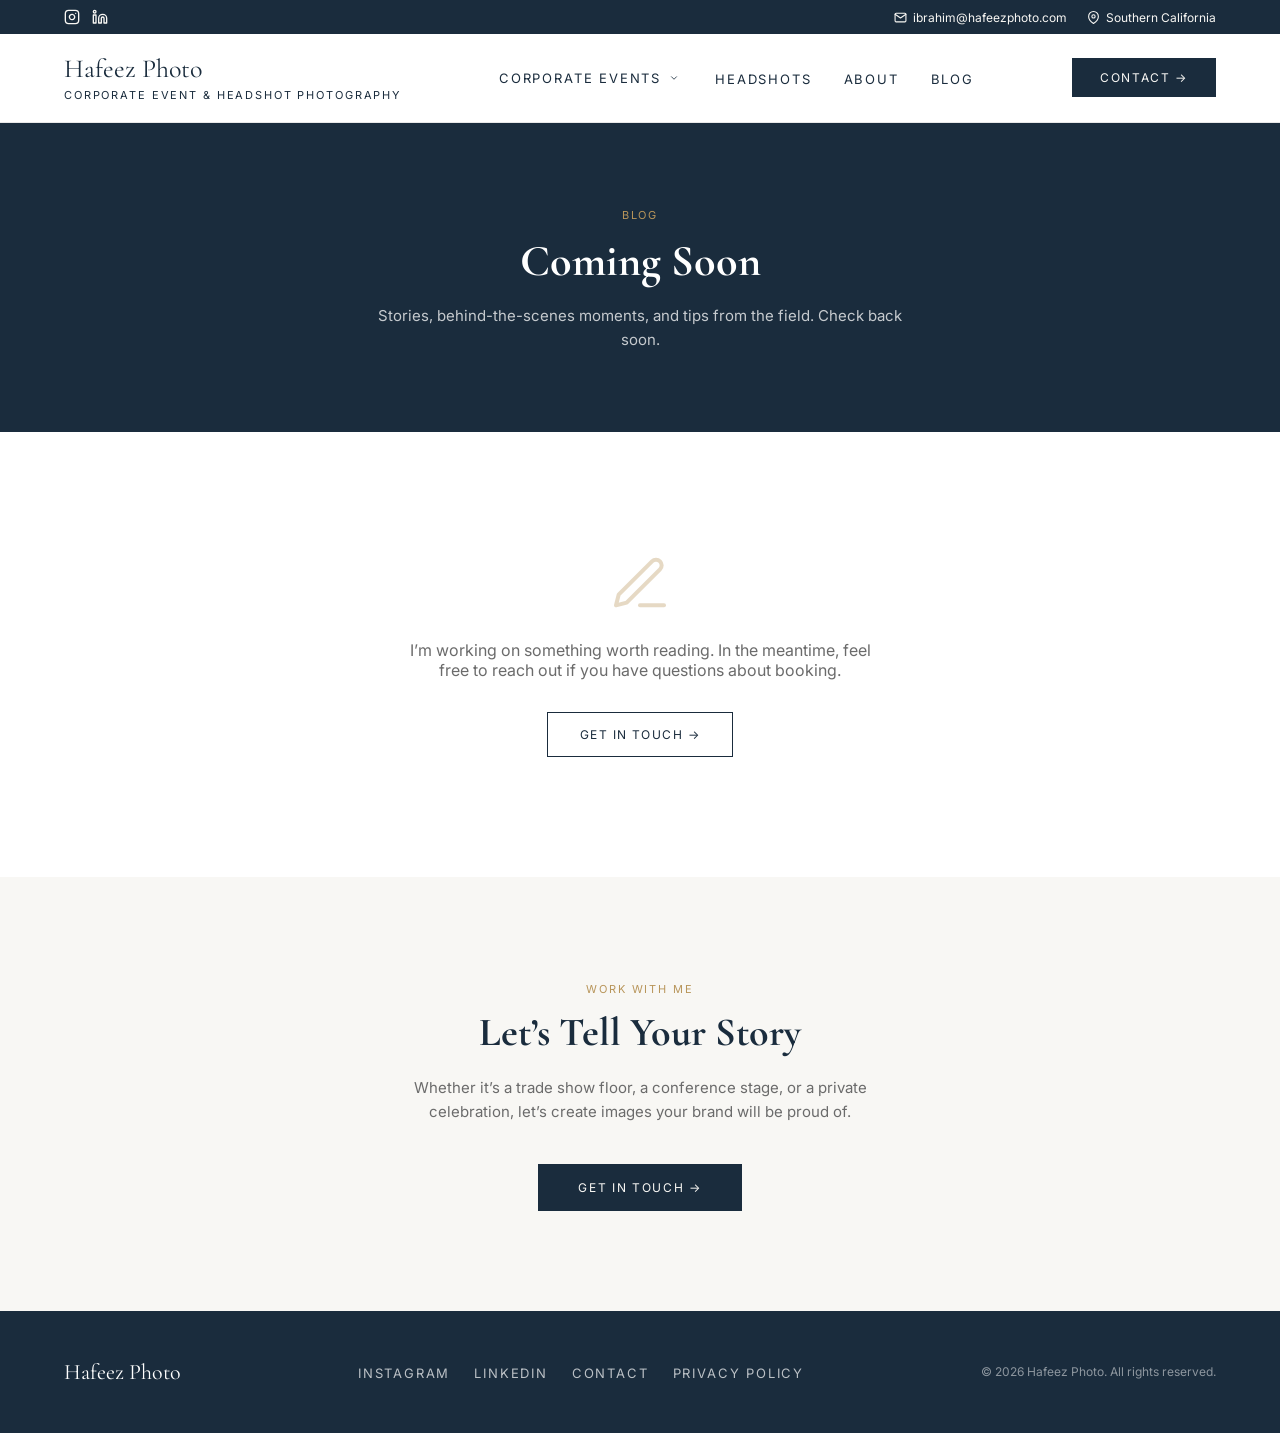
<file: blog.html>
<!DOCTYPE html>
<html lang="en">
<head>
  <meta charset="UTF-8">
  <meta name="viewport" content="width=device-width, initial-scale=1.0">
  <meta name="description" content="Photography tips, behind-the-scenes stories, and updates from Hafeez Photo, coming soon.">
  <meta property="og:title" content="Blog | Hafeez Photo">
  <meta property="og:description" content="Photography tips, behind-the-scenes stories, and updates from Hafeez Photo, coming soon.">
  <meta property="og:image" content="https://hafeezphoto.com/images/hero/hero-01.jpg">
  <meta property="og:url" content="https://hafeezphoto.com/blog">
  <meta property="og:type" content="website">
  <meta name="twitter:card" content="summary_large_image">
  <meta name="twitter:title" content="Blog | Hafeez Photo">
  <meta name="twitter:description" content="Photography tips, behind-the-scenes stories, and updates from Hafeez Photo, coming soon.">
  <meta name="twitter:image" content="https://hafeezphoto.com/images/hero/hero-01.jpg">

  <link rel="icon" type="image/x-icon" href="favicon-v2.ico">
  <link rel="icon" type="image/png" sizes="32x32" href="favicon-v2-32.png">
  <link rel="apple-touch-icon" href="favicon-v2-180.png">
  <title>Blog | Hafeez Photo</title>

  <link rel="preconnect" href="https://fonts.googleapis.com">
  <link rel="preconnect" href="https://fonts.gstatic.com" crossorigin>
  <link href="https://fonts.googleapis.com/css2?family=Cormorant+Garamond:ital,wght@0,400;0,500;0,600;1,400;1,500;1,600&family=Inter:wght@400;500;600&display=swap" rel="stylesheet">

  <link rel="stylesheet" href="css/style.css">
</head>
<body>
  <div class="top-bar">
    <div class="top-bar__inner container">
      <div class="top-bar__social">
        <a href="https://www.instagram.com/hafeezphoto" aria-label="Instagram" target="_blank" rel="noopener noreferrer">
          <svg viewBox="0 0 24 24" fill="none" stroke="currentColor" stroke-width="2" stroke-linecap="round" stroke-linejoin="round"><rect x="2" y="2" width="20" height="20" rx="5" ry="5"></rect><path d="M16 11.37A4 4 0 1 1 12.63 8 4 4 0 0 1 16 11.37z"></path><line x1="17.5" y1="6.5" x2="17.5" y2="6.5"></line></svg>
        </a>
        <a href="https://www.linkedin.com/company/hafeez-photo/" aria-label="LinkedIn" target="_blank" rel="noopener noreferrer">
          <svg viewBox="0 0 24 24" fill="none" stroke="currentColor" stroke-width="2" stroke-linecap="round" stroke-linejoin="round"><path d="M16 8a6 6 0 0 1 6 6v7h-4v-7a2 2 0 0 0-2-2 2 2 0 0 0-2 2v7h-4v-7a6 6 0 0 1 6-6z"></path><rect x="2" y="9" width="4" height="12"></rect><circle cx="4" cy="4" r="2"></circle></svg>
        </a>
      </div>
      <div class="top-bar__info">
        <a href="mailto:ibrahim@hafeezphoto.com" class="top-bar__item top-bar__item--email">
          <svg viewBox="0 0 24 24" fill="none" stroke="currentColor" stroke-width="2" stroke-linecap="round" stroke-linejoin="round"><path d="M4 4h16c1.1 0 2 .9 2 2v12c0 1.1-.9 2-2 2H4c-1.1 0-2-.9-2-2V6c0-1.1.9-2 2-2z"></path><polyline points="22,6 12,13 2,6"></polyline></svg>
          <span>ibrahim@hafeezphoto.com</span>
        </a>
        <span class="top-bar__item top-bar__item--location">
          <svg viewBox="0 0 24 24" fill="none" stroke="currentColor" stroke-width="2" stroke-linecap="round" stroke-linejoin="round"><path d="M21 10c0 7-9 13-9 13s-9-6-9-13a9 9 0 0 1 18 0z"></path><circle cx="12" cy="10" r="3"></circle></svg>
          <span>Southern California</span>
        </span>
      </div>
    </div>
  </div>

  <nav class="main-nav">
    <div class="main-nav__inner container">
      <a href="index.html" class="main-nav__brand">
        <span class="main-nav__logo">Hafeez Photo</span>
        <span class="section-label section-label--navy">Corporate Event &amp; Headshot Photography</span>
      </a>

      <ul class="nav-links">
        <li class="nav-dropdown">
          <a href="expos.html" class="nav-link">Corporate Events</a>
          <button class="nav-dropdown-toggle" type="button" aria-label="Toggle Corporate Events submenu" aria-expanded="false">
            <svg viewBox="0 0 24 24" fill="none" stroke="currentColor" stroke-width="2" stroke-linecap="round" stroke-linejoin="round"><polyline points="6 9 12 15 18 9"></polyline></svg>
          </button>
          <div class="nav-dropdown-menu">
            <ul class="nav-dropdown-panel">
              <li><a href="expos.html">Expos &amp; Trade Shows</a></li>
              <li><a href="conferences.html">Conferences</a></li>
              <li><a href="private-events.html">Private Events</a></li>
            </ul>
          </div>
        </li>
        <li><a href="headshots.html" class="nav-link">Headshots</a></li>
        <li><a href="about.html" class="nav-link">About</a></li>
        <li><a href="blog.html" class="nav-link">Blog</a></li>
      </ul>

      <div class="main-nav__actions">
        <a href="contact.html" class="btn-contact">Contact &rarr;</a>
        <button class="hamburger" type="button" aria-label="Open menu">
          <svg viewBox="0 0 24 24" fill="none" stroke="currentColor" stroke-width="2" stroke-linecap="round"><line x1="3" y1="6" x2="21" y2="6"></line><line x1="3" y1="12" x2="21" y2="12"></line><line x1="3" y1="18" x2="21" y2="18"></line></svg>
        </button>
      </div>
    </div>
  </nav>

  <section class="gallery-page-header">
    <div class="container">
      <span class="section-label">Blog</span>
      <h1 class="gallery-page-title">Coming Soon</h1>
      <p class="gallery-page-subtitle">Stories, behind-the-scenes moments, and tips from the field. Check back soon.</p>
    </div>
  </section>

  <section class="blog-coming-soon">
    <div class="container">
      <svg viewBox="0 0 24 24" fill="none" stroke="currentColor" stroke-width="1.5" stroke-linecap="round" stroke-linejoin="round" class="blog-coming-soon-icon"><path d="M12 20h9"></path><path d="M16.5 3.5a2.121 2.121 0 0 1 3 3L7 19l-4 1 1-4L16.5 3.5z"></path></svg>
      <p class="blog-coming-soon-text">I&rsquo;m working on something worth reading. In the meantime, feel free to reach out if you have questions about booking.</p>
      <a href="contact.html" class="btn-ghost-navy">Get in Touch &rarr;</a>
    </div>
  </section>

  <section class="contact-cta">
    <div class="container">
      <span class="section-label">Work With Me</span>
      <h2 class="contact-cta-title">Let&rsquo;s Tell Your Story</h2>
      <p class="contact-cta-subtitle">Whether it&rsquo;s a trade show floor, a conference stage, or a private celebration, let&rsquo;s create images your brand will be proud of.</p>
      <a href="contact.html" class="btn-cta">Get in Touch &rarr;</a>
    </div>
  </section>

  <footer class="site-footer">
    <div class="container site-footer__inner">
      <span class="site-footer__brand">Hafeez Photo</span>

      <ul class="site-footer__links">
        <li><a href="https://www.instagram.com/hafeezphoto" class="nav-link" target="_blank" rel="noopener noreferrer">Instagram</a></li>
        <li><a href="https://www.linkedin.com/company/hafeez-photo/" class="nav-link" target="_blank" rel="noopener noreferrer">LinkedIn</a></li>
        <li><a href="contact.html" class="nav-link">Contact</a></li>
        <li><a href="privacy-policy.html" class="nav-link">Privacy Policy</a></li>
      </ul>

      <span class="site-footer__copyright">&copy; 2026 Hafeez Photo. All rights reserved.</span>
    </div>
  </footer>

  <script src="js/main.js"></script>
</body>
</html>
</file>
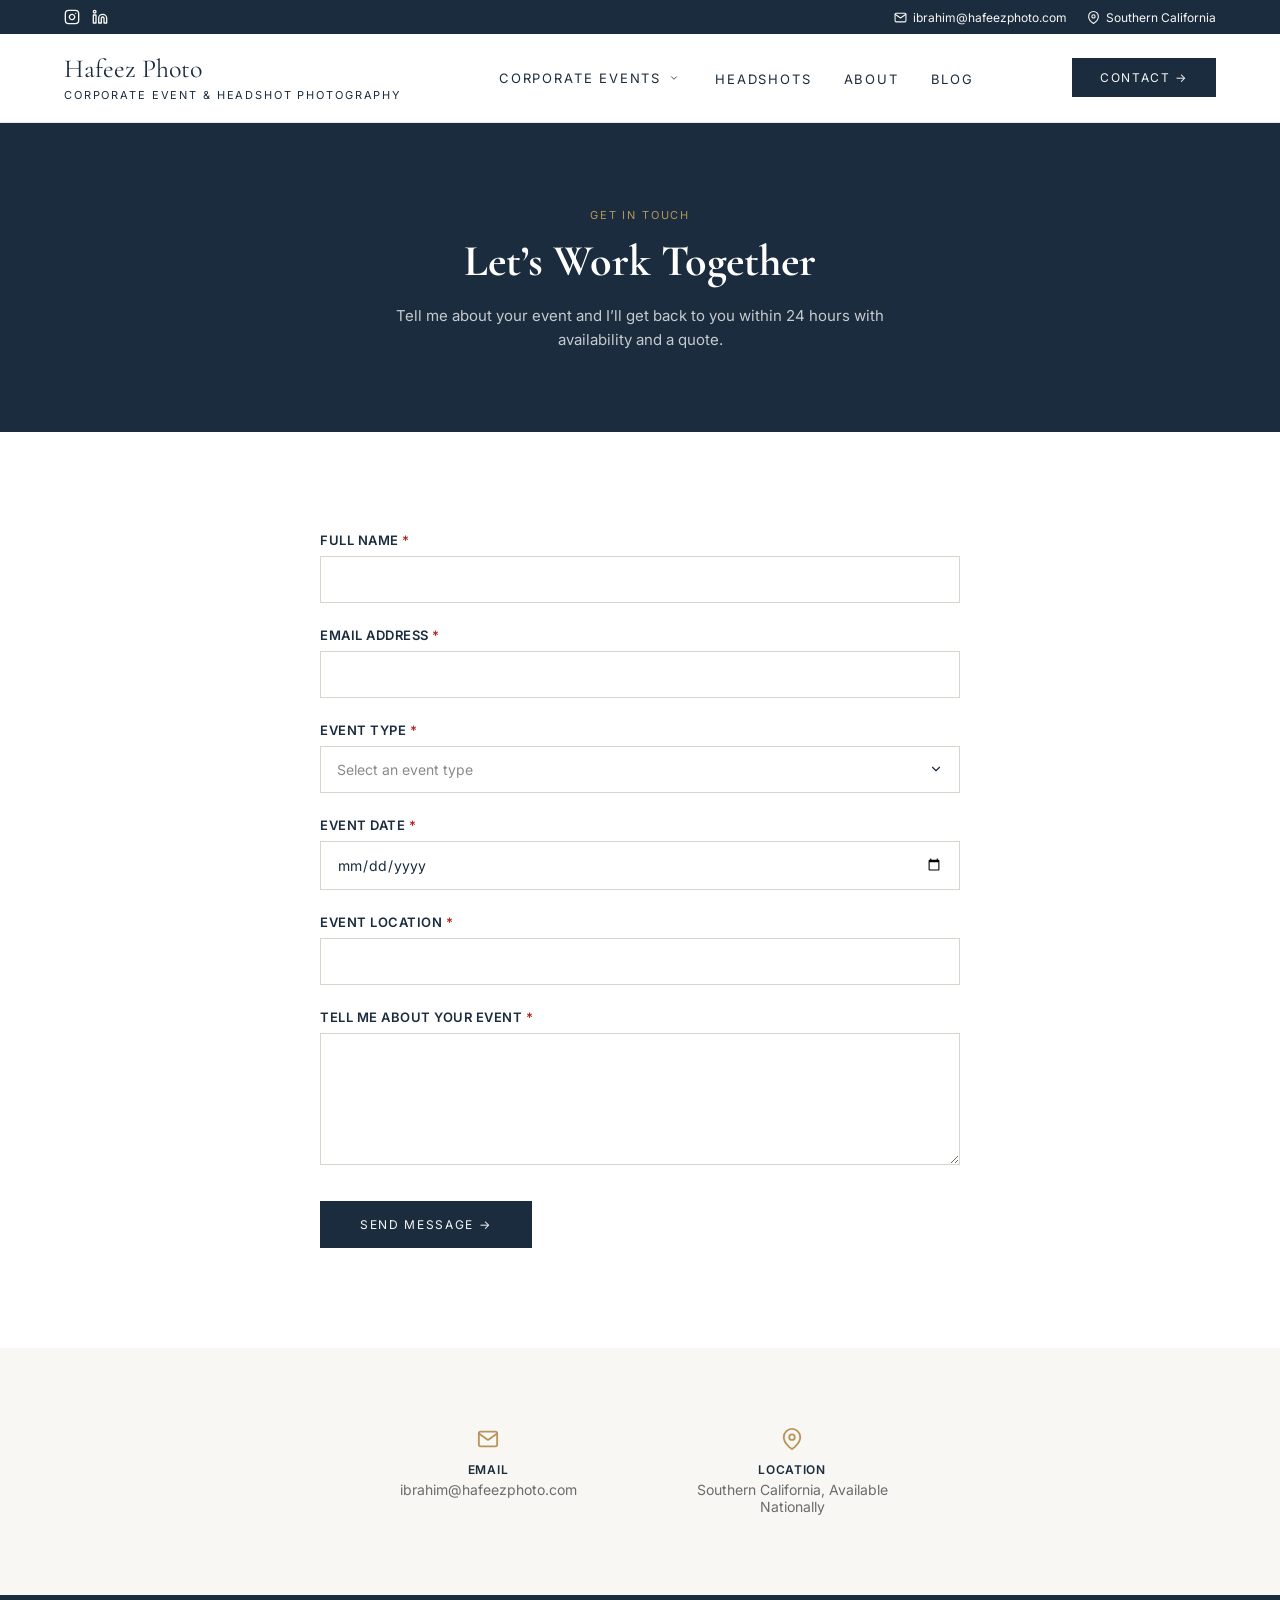
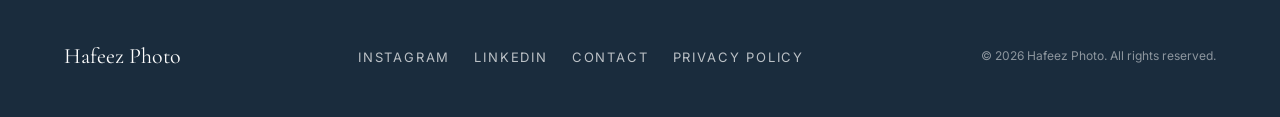
<file: contact.html>
<!DOCTYPE html>
<html lang="en">
<head>
  <meta charset="UTF-8">
  <meta name="viewport" content="width=device-width, initial-scale=1.0">
  <meta name="description" content="Get in touch to book corporate event coverage or an on-site headshot station for your next conference or expo.">
  <meta property="og:title" content="Contact | Hafeez Photo">
  <meta property="og:description" content="Get in touch to book corporate event coverage or an on-site headshot station for your next conference or expo.">
  <meta property="og:image" content="https://hafeezphoto.com/images/hero/hero-01.jpg">
  <meta property="og:url" content="https://hafeezphoto.com/contact">
  <meta property="og:type" content="website">
  <meta name="twitter:card" content="summary_large_image">
  <meta name="twitter:title" content="Contact | Hafeez Photo">
  <meta name="twitter:description" content="Get in touch to book corporate event coverage or an on-site headshot station for your next conference or expo.">
  <meta name="twitter:image" content="https://hafeezphoto.com/images/hero/hero-01.jpg">

  <link rel="icon" type="image/x-icon" href="favicon-v2.ico">
  <link rel="icon" type="image/png" sizes="32x32" href="favicon-v2-32.png">
  <link rel="apple-touch-icon" href="favicon-v2-180.png">
  <title>Contact | Hafeez Photo</title>

  <link rel="preconnect" href="https://fonts.googleapis.com">
  <link rel="preconnect" href="https://fonts.gstatic.com" crossorigin>
  <link href="https://fonts.googleapis.com/css2?family=Cormorant+Garamond:ital,wght@0,400;0,500;0,600;1,400;1,500;1,600&family=Inter:wght@400;500;600&display=swap" rel="stylesheet">

  <link rel="stylesheet" href="css/style.css">
</head>
<body>
  <div class="top-bar">
    <div class="top-bar__inner container">
      <div class="top-bar__social">
        <a href="https://www.instagram.com/hafeezphoto" aria-label="Instagram" target="_blank" rel="noopener noreferrer">
          <svg viewBox="0 0 24 24" fill="none" stroke="currentColor" stroke-width="2" stroke-linecap="round" stroke-linejoin="round"><rect x="2" y="2" width="20" height="20" rx="5" ry="5"></rect><path d="M16 11.37A4 4 0 1 1 12.63 8 4 4 0 0 1 16 11.37z"></path><line x1="17.5" y1="6.5" x2="17.5" y2="6.5"></line></svg>
        </a>
        <a href="https://www.linkedin.com/company/hafeez-photo/" aria-label="LinkedIn" target="_blank" rel="noopener noreferrer">
          <svg viewBox="0 0 24 24" fill="none" stroke="currentColor" stroke-width="2" stroke-linecap="round" stroke-linejoin="round"><path d="M16 8a6 6 0 0 1 6 6v7h-4v-7a2 2 0 0 0-2-2 2 2 0 0 0-2 2v7h-4v-7a6 6 0 0 1 6-6z"></path><rect x="2" y="9" width="4" height="12"></rect><circle cx="4" cy="4" r="2"></circle></svg>
        </a>
      </div>
      <div class="top-bar__info">
        <a href="mailto:ibrahim@hafeezphoto.com" class="top-bar__item top-bar__item--email">
          <svg viewBox="0 0 24 24" fill="none" stroke="currentColor" stroke-width="2" stroke-linecap="round" stroke-linejoin="round"><path d="M4 4h16c1.1 0 2 .9 2 2v12c0 1.1-.9 2-2 2H4c-1.1 0-2-.9-2-2V6c0-1.1.9-2 2-2z"></path><polyline points="22,6 12,13 2,6"></polyline></svg>
          <span>ibrahim@hafeezphoto.com</span>
        </a>
        <span class="top-bar__item top-bar__item--location">
          <svg viewBox="0 0 24 24" fill="none" stroke="currentColor" stroke-width="2" stroke-linecap="round" stroke-linejoin="round"><path d="M21 10c0 7-9 13-9 13s-9-6-9-13a9 9 0 0 1 18 0z"></path><circle cx="12" cy="10" r="3"></circle></svg>
          <span>Southern California</span>
        </span>
      </div>
    </div>
  </div>

  <nav class="main-nav">
    <div class="main-nav__inner container">
      <a href="index.html" class="main-nav__brand">
        <span class="main-nav__logo">Hafeez Photo</span>
        <span class="section-label section-label--navy">Corporate Event &amp; Headshot Photography</span>
      </a>

      <ul class="nav-links">
        <li class="nav-dropdown">
          <a href="expos.html" class="nav-link">Corporate Events</a>
          <button class="nav-dropdown-toggle" type="button" aria-label="Toggle Corporate Events submenu" aria-expanded="false">
            <svg viewBox="0 0 24 24" fill="none" stroke="currentColor" stroke-width="2" stroke-linecap="round" stroke-linejoin="round"><polyline points="6 9 12 15 18 9"></polyline></svg>
          </button>
          <div class="nav-dropdown-menu">
            <ul class="nav-dropdown-panel">
              <li><a href="expos.html">Expos &amp; Trade Shows</a></li>
              <li><a href="conferences.html">Conferences</a></li>
              <li><a href="private-events.html">Private Events</a></li>
            </ul>
          </div>
        </li>
        <li><a href="headshots.html" class="nav-link">Headshots</a></li>
        <li><a href="about.html" class="nav-link">About</a></li>
        <li><a href="blog.html" class="nav-link">Blog</a></li>
      </ul>

      <div class="main-nav__actions">
        <a href="contact.html" class="btn-contact">Contact &rarr;</a>
        <button class="hamburger" type="button" aria-label="Open menu">
          <svg viewBox="0 0 24 24" fill="none" stroke="currentColor" stroke-width="2" stroke-linecap="round"><line x1="3" y1="6" x2="21" y2="6"></line><line x1="3" y1="12" x2="21" y2="12"></line><line x1="3" y1="18" x2="21" y2="18"></line></svg>
        </button>
      </div>
    </div>
  </nav>

  <section class="gallery-page-header">
    <div class="container">
      <span class="section-label">Get In Touch</span>
      <h1 class="gallery-page-title">Let&rsquo;s Work Together</h1>
      <p class="gallery-page-subtitle">Tell me about your event and I&rsquo;ll get back to you within 24 hours with availability and a quote.</p>
    </div>
  </section>

  <section class="contact-form-section">
    <div class="container">
      <form class="contact-form" name="contact" method="POST" data-netlify="true" novalidate>
        <input type="hidden" name="form-name" value="contact" />

        <div class="contact-form-fields">
          <div class="form-group">
            <label for="name">Full Name <span class="required-marker" aria-hidden="true">*</span></label>
            <input type="text" id="name" name="name" required>
            <span class="field-error" role="alert"></span>
          </div>

          <div class="form-group">
            <label for="email">Email Address <span class="required-marker" aria-hidden="true">*</span></label>
            <input type="email" id="email" name="email" required>
            <span class="field-error" role="alert"></span>
          </div>

          <div class="form-group">
            <label for="event-type">Event Type <span class="required-marker" aria-hidden="true">*</span></label>
            <div class="custom-select">
              <button type="button" class="custom-select-trigger" id="event-type" aria-haspopup="listbox" aria-expanded="false" aria-controls="event-type-listbox" aria-required="true">
                <span class="custom-select-value is-placeholder">Select an event type</span>
                <svg viewBox="0 0 24 24" fill="none" stroke="currentColor" stroke-width="2" stroke-linecap="round" stroke-linejoin="round" class="custom-select-arrow"><polyline points="6 9 12 15 18 9"></polyline></svg>
              </button>
              <ul class="custom-select-options" role="listbox" tabindex="-1" id="event-type-listbox" aria-label="Event Type" hidden>
                <li role="option" data-value="Expo / Trade Show">Expo / Trade Show</li>
                <li role="option" data-value="Conference">Conference</li>
                <li role="option" data-value="Private Event">Private Event</li>
                <li role="option" data-value="Headshot Station">Headshot Station</li>
                <li role="option" data-value="Other">Other</li>
              </ul>
              <input type="hidden" name="event-type" required>
            </div>
            <span class="field-error" role="alert"></span>
          </div>

          <div class="form-group">
            <label for="event-date">Event Date <span class="required-marker" aria-hidden="true">*</span></label>
            <input type="date" id="event-date" name="event-date" required>
            <span class="field-error" role="alert"></span>
          </div>

          <div class="form-group">
            <label for="event-location">Event Location <span class="required-marker" aria-hidden="true">*</span></label>
            <input type="text" id="event-location" name="event-location" required>
            <span class="field-error" role="alert"></span>
          </div>

          <div class="form-group">
            <label for="message">Tell Me About Your Event <span class="required-marker" aria-hidden="true">*</span></label>
            <textarea id="message" name="message" rows="6" required></textarea>
            <span class="field-error" role="alert"></span>
          </div>

          <div class="form-submit-error" role="alert" hidden></div>

          <button type="submit" class="btn-submit">Send Message &rarr;</button>
        </div>

        <div class="contact-form-success" hidden>
          <h2 class="contact-form-success-title">Message Sent!</h2>
          <p class="contact-form-success-text">Thanks for reaching out, we&rsquo;ll get back to you soon.</p>
        </div>
      </form>
    </div>
  </section>

  <section class="contact-info-section">
    <div class="container">
      <div class="contact-info-grid">
        <div class="contact-info-item">
          <svg viewBox="0 0 24 24" fill="none" stroke="currentColor" stroke-width="2" stroke-linecap="round" stroke-linejoin="round" class="contact-info-icon"><path d="M4 4h16c1.1 0 2 .9 2 2v12c0 1.1-.9 2-2 2H4c-1.1 0-2-.9-2-2V6c0-1.1.9-2 2-2z"></path><polyline points="22,6 12,13 2,6"></polyline></svg>
          <p class="contact-info-label">Email</p>
          <p class="contact-info-value">ibrahim@hafeezphoto.com</p>
        </div>
        <div class="contact-info-item">
          <svg viewBox="0 0 24 24" fill="none" stroke="currentColor" stroke-width="2" stroke-linecap="round" stroke-linejoin="round" class="contact-info-icon"><path d="M21 10c0 7-9 13-9 13s-9-6-9-13a9 9 0 0 1 18 0z"></path><circle cx="12" cy="10" r="3"></circle></svg>
          <p class="contact-info-label">Location</p>
          <p class="contact-info-value">Southern California, Available Nationally</p>
        </div>
      </div>
    </div>
  </section>

  <footer class="site-footer">
    <div class="container site-footer__inner">
      <span class="site-footer__brand">Hafeez Photo</span>

      <ul class="site-footer__links">
        <li><a href="https://www.instagram.com/hafeezphoto" class="nav-link" target="_blank" rel="noopener noreferrer">Instagram</a></li>
        <li><a href="https://www.linkedin.com/company/hafeez-photo/" class="nav-link" target="_blank" rel="noopener noreferrer">LinkedIn</a></li>
        <li><a href="contact.html" class="nav-link">Contact</a></li>
        <li><a href="privacy-policy.html" class="nav-link">Privacy Policy</a></li>
      </ul>

      <span class="site-footer__copyright">&copy; 2026 Hafeez Photo. All rights reserved.</span>
    </div>
  </footer>

  <script src="js/main.js"></script>
</body>
</html>
</file>
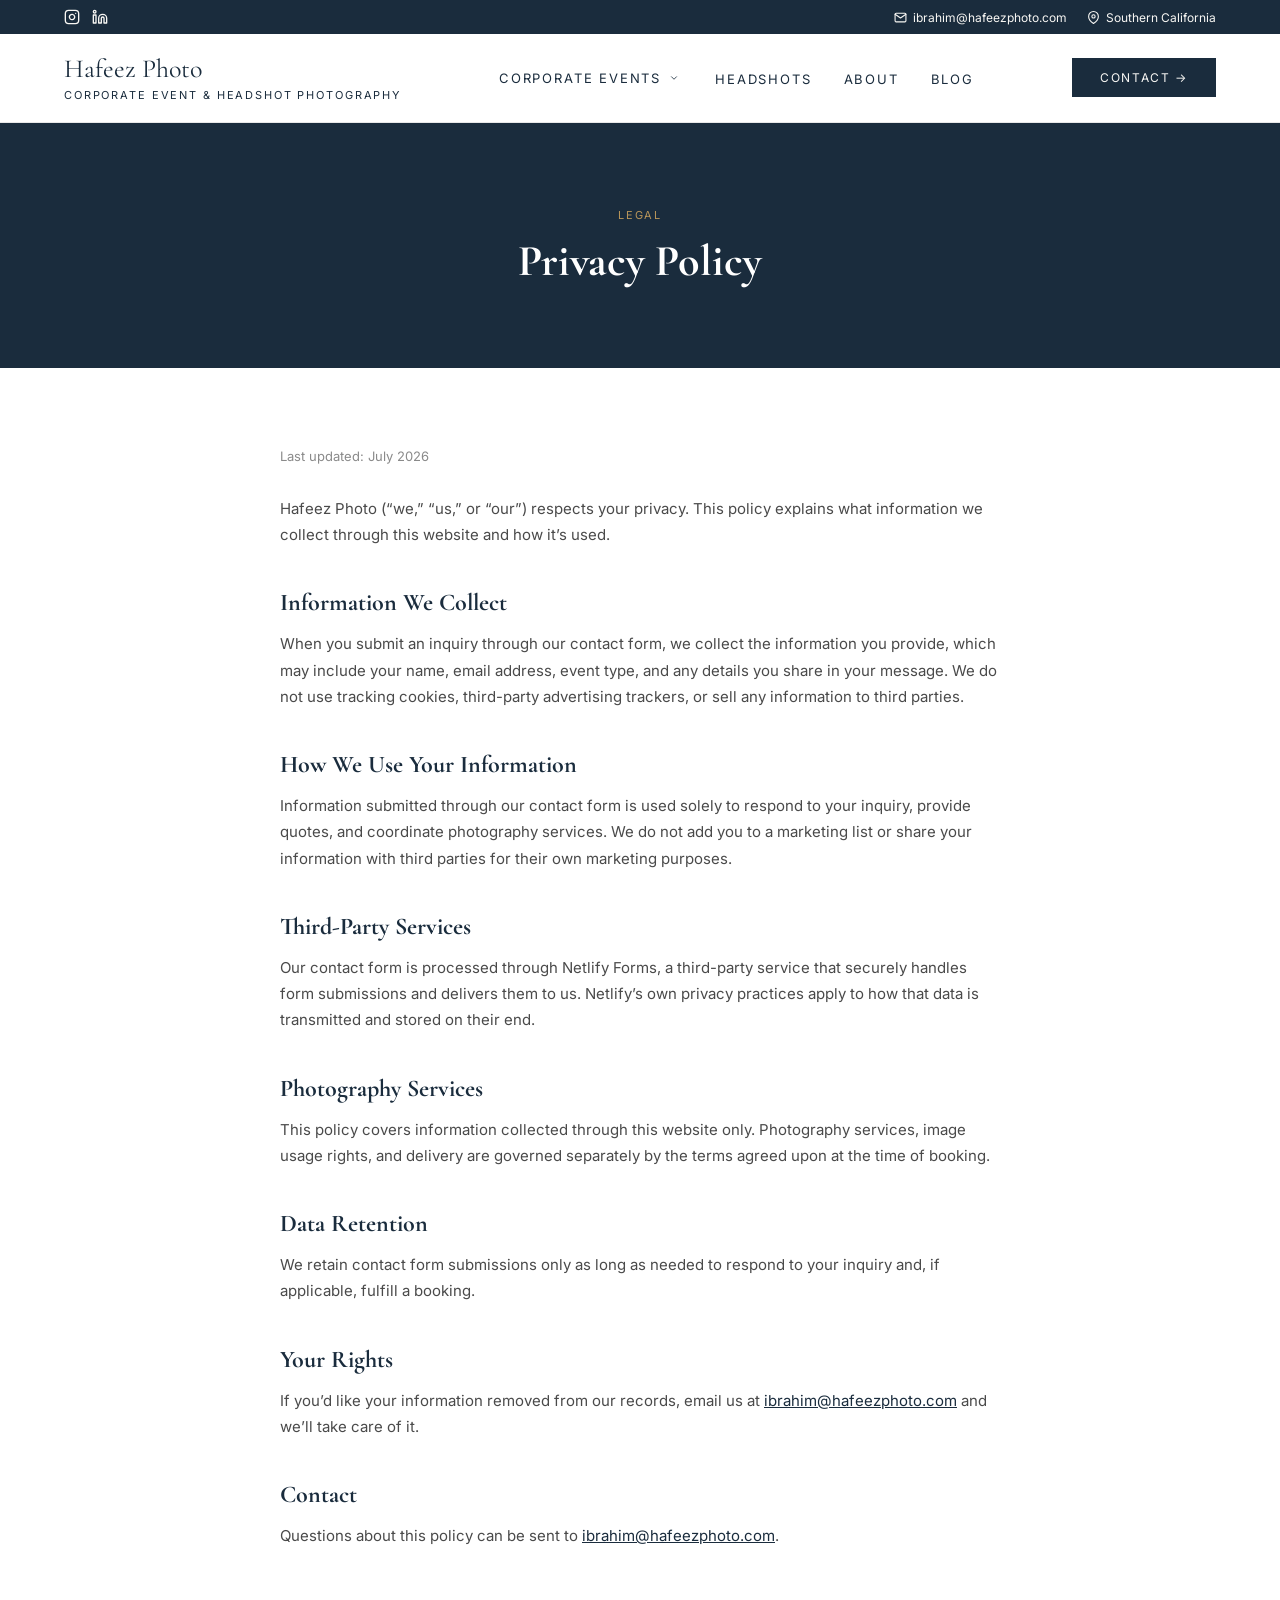
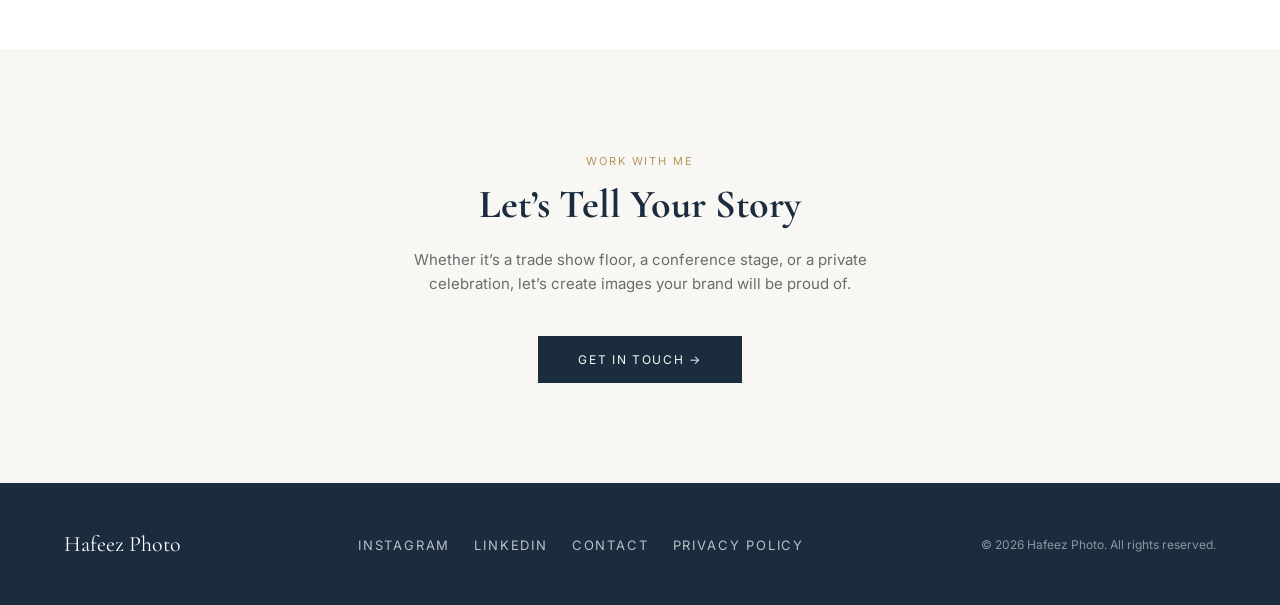
<file: privacy-policy.html>
<!DOCTYPE html>
<html lang="en">
<head>
  <meta charset="UTF-8">
  <meta name="viewport" content="width=device-width, initial-scale=1.0">
  <meta name="description" content="Privacy policy for Hafeez Photo, covering how contact form information is collected and used.">
  <meta property="og:title" content="Privacy Policy | Hafeez Photo">
  <meta property="og:description" content="Privacy policy for Hafeez Photo, covering how contact form information is collected and used.">
  <meta property="og:image" content="https://hafeezphoto.com/images/hero/hero-01.jpg">
  <meta property="og:url" content="https://hafeezphoto.com/privacy-policy">
  <meta property="og:type" content="website">
  <meta name="twitter:card" content="summary_large_image">
  <meta name="twitter:title" content="Privacy Policy | Hafeez Photo">
  <meta name="twitter:description" content="Privacy policy for Hafeez Photo, covering how contact form information is collected and used.">
  <meta name="twitter:image" content="https://hafeezphoto.com/images/hero/hero-01.jpg">

  <link rel="icon" type="image/x-icon" href="favicon-v2.ico">
  <link rel="icon" type="image/png" sizes="32x32" href="favicon-v2-32.png">
  <link rel="apple-touch-icon" href="favicon-v2-180.png">
  <title>Privacy Policy | Hafeez Photo</title>

  <link rel="preconnect" href="https://fonts.googleapis.com">
  <link rel="preconnect" href="https://fonts.gstatic.com" crossorigin>
  <link href="https://fonts.googleapis.com/css2?family=Cormorant+Garamond:ital,wght@0,400;0,500;0,600;1,400;1,500;1,600&family=Inter:wght@400;500;600&display=swap" rel="stylesheet">

  <link rel="stylesheet" href="css/style.css">
</head>
<body>
  <div class="top-bar">
    <div class="top-bar__inner container">
      <div class="top-bar__social">
        <a href="https://www.instagram.com/hafeezphoto" aria-label="Instagram" target="_blank" rel="noopener noreferrer">
          <svg viewBox="0 0 24 24" fill="none" stroke="currentColor" stroke-width="2" stroke-linecap="round" stroke-linejoin="round"><rect x="2" y="2" width="20" height="20" rx="5" ry="5"></rect><path d="M16 11.37A4 4 0 1 1 12.63 8 4 4 0 0 1 16 11.37z"></path><line x1="17.5" y1="6.5" x2="17.5" y2="6.5"></line></svg>
        </a>
        <a href="https://www.linkedin.com/company/hafeez-photo/" aria-label="LinkedIn" target="_blank" rel="noopener noreferrer">
          <svg viewBox="0 0 24 24" fill="none" stroke="currentColor" stroke-width="2" stroke-linecap="round" stroke-linejoin="round"><path d="M16 8a6 6 0 0 1 6 6v7h-4v-7a2 2 0 0 0-2-2 2 2 0 0 0-2 2v7h-4v-7a6 6 0 0 1 6-6z"></path><rect x="2" y="9" width="4" height="12"></rect><circle cx="4" cy="4" r="2"></circle></svg>
        </a>
      </div>
      <div class="top-bar__info">
        <a href="mailto:ibrahim@hafeezphoto.com" class="top-bar__item top-bar__item--email">
          <svg viewBox="0 0 24 24" fill="none" stroke="currentColor" stroke-width="2" stroke-linecap="round" stroke-linejoin="round"><path d="M4 4h16c1.1 0 2 .9 2 2v12c0 1.1-.9 2-2 2H4c-1.1 0-2-.9-2-2V6c0-1.1.9-2 2-2z"></path><polyline points="22,6 12,13 2,6"></polyline></svg>
          <span>ibrahim@hafeezphoto.com</span>
        </a>
        <span class="top-bar__item top-bar__item--location">
          <svg viewBox="0 0 24 24" fill="none" stroke="currentColor" stroke-width="2" stroke-linecap="round" stroke-linejoin="round"><path d="M21 10c0 7-9 13-9 13s-9-6-9-13a9 9 0 0 1 18 0z"></path><circle cx="12" cy="10" r="3"></circle></svg>
          <span>Southern California</span>
        </span>
      </div>
    </div>
  </div>

  <nav class="main-nav">
    <div class="main-nav__inner container">
      <a href="index.html" class="main-nav__brand">
        <span class="main-nav__logo">Hafeez Photo</span>
        <span class="section-label section-label--navy">Corporate Event &amp; Headshot Photography</span>
      </a>

      <ul class="nav-links">
        <li class="nav-dropdown">
          <a href="expos.html" class="nav-link">Corporate Events</a>
          <button class="nav-dropdown-toggle" type="button" aria-label="Toggle Corporate Events submenu" aria-expanded="false">
            <svg viewBox="0 0 24 24" fill="none" stroke="currentColor" stroke-width="2" stroke-linecap="round" stroke-linejoin="round"><polyline points="6 9 12 15 18 9"></polyline></svg>
          </button>
          <div class="nav-dropdown-menu">
            <ul class="nav-dropdown-panel">
              <li><a href="expos.html">Expos &amp; Trade Shows</a></li>
              <li><a href="conferences.html">Conferences</a></li>
              <li><a href="private-events.html">Private Events</a></li>
            </ul>
          </div>
        </li>
        <li><a href="headshots.html" class="nav-link">Headshots</a></li>
        <li><a href="about.html" class="nav-link">About</a></li>
        <li><a href="blog.html" class="nav-link">Blog</a></li>
      </ul>

      <div class="main-nav__actions">
        <a href="contact.html" class="btn-contact">Contact &rarr;</a>
        <button class="hamburger" type="button" aria-label="Open menu">
          <svg viewBox="0 0 24 24" fill="none" stroke="currentColor" stroke-width="2" stroke-linecap="round"><line x1="3" y1="6" x2="21" y2="6"></line><line x1="3" y1="12" x2="21" y2="12"></line><line x1="3" y1="18" x2="21" y2="18"></line></svg>
        </button>
      </div>
    </div>
  </nav>

  <section class="gallery-page-header">
    <div class="container">
      <span class="section-label">Legal</span>
      <h1 class="gallery-page-title">Privacy Policy</h1>
    </div>
  </section>

  <section class="legal-content">
    <div class="container">
      <div class="legal-content-inner">
        <p class="legal-updated">Last updated: July 2026</p>

        <p class="about-bio">Hafeez Photo (&ldquo;we,&rdquo; &ldquo;us,&rdquo; or &ldquo;our&rdquo;) respects your privacy. This policy explains what information we collect through this website and how it&rsquo;s used.</p>

        <h2 class="legal-heading">Information We Collect</h2>
        <p class="about-bio">When you submit an inquiry through our contact form, we collect the information you provide, which may include your name, email address, event type, and any details you share in your message. We do not use tracking cookies, third-party advertising trackers, or sell any information to third parties.</p>

        <h2 class="legal-heading">How We Use Your Information</h2>
        <p class="about-bio">Information submitted through our contact form is used solely to respond to your inquiry, provide quotes, and coordinate photography services. We do not add you to a marketing list or share your information with third parties for their own marketing purposes.</p>

        <h2 class="legal-heading">Third-Party Services</h2>
        <p class="about-bio">Our contact form is processed through Netlify Forms, a third-party service that securely handles form submissions and delivers them to us. Netlify&rsquo;s own privacy practices apply to how that data is transmitted and stored on their end.</p>

        <h2 class="legal-heading">Photography Services</h2>
        <p class="about-bio">This policy covers information collected through this website only. Photography services, image usage rights, and delivery are governed separately by the terms agreed upon at the time of booking.</p>

        <h2 class="legal-heading">Data Retention</h2>
        <p class="about-bio">We retain contact form submissions only as long as needed to respond to your inquiry and, if applicable, fulfill a booking.</p>

        <h2 class="legal-heading">Your Rights</h2>
        <p class="about-bio">If you&rsquo;d like your information removed from our records, email us at <a href="mailto:ibrahim@hafeezphoto.com">ibrahim@hafeezphoto.com</a> and we&rsquo;ll take care of it.</p>

        <h2 class="legal-heading">Contact</h2>
        <p class="about-bio">Questions about this policy can be sent to <a href="mailto:ibrahim@hafeezphoto.com">ibrahim@hafeezphoto.com</a>.</p>
      </div>
    </div>
  </section>

  <section class="contact-cta">
    <div class="container">
      <span class="section-label">Work With Me</span>
      <h2 class="contact-cta-title">Let&rsquo;s Tell Your Story</h2>
      <p class="contact-cta-subtitle">Whether it&rsquo;s a trade show floor, a conference stage, or a private celebration, let&rsquo;s create images your brand will be proud of.</p>
      <a href="contact.html" class="btn-cta">Get in Touch &rarr;</a>
    </div>
  </section>

  <footer class="site-footer">
    <div class="container site-footer__inner">
      <span class="site-footer__brand">Hafeez Photo</span>

      <ul class="site-footer__links">
        <li><a href="https://www.instagram.com/hafeezphoto" class="nav-link" target="_blank" rel="noopener noreferrer">Instagram</a></li>
        <li><a href="https://www.linkedin.com/company/hafeez-photo/" class="nav-link" target="_blank" rel="noopener noreferrer">LinkedIn</a></li>
        <li><a href="contact.html" class="nav-link">Contact</a></li>
        <li><a href="privacy-policy.html" class="nav-link">Privacy Policy</a></li>
      </ul>

      <span class="site-footer__copyright">&copy; 2026 Hafeez Photo. All rights reserved.</span>
    </div>
  </footer>

  <script src="js/main.js"></script>
</body>
</html>
</file>
<file: css/style.css>
/* ==========================================================================
   Hafeez Photo — Stylesheet
   ========================================================================== */

/* Google Fonts */
@import url('https://fonts.googleapis.com/css2?family=Cormorant+Garamond:ital,wght@0,400;0,500;0,600;1,400;1,500;1,600&family=Inter:wght@400;500;600&display=swap');

/* --------------------------------------------------------------------------
   CSS Reset
   -------------------------------------------------------------------------- */
*,
*::before,
*::after {
  box-sizing: border-box;
  margin: 0;
  padding: 0;
}

ul,
ol {
  list-style: none;
}

img,
picture,
video,
canvas,
svg {
  display: block;
  max-width: 100%;
}

a {
  text-decoration: none;
  color: inherit;
}

button {
  font: inherit;
  color: inherit;
  background: none;
  border: none;
  cursor: pointer;
}

input,
textarea,
select {
  font: inherit;
  color: inherit;
}

/* --------------------------------------------------------------------------
   CSS Custom Properties
   -------------------------------------------------------------------------- */
:root {
  --color-navy: #1A2C3D;
  --color-navy-dark: #152233;
  --color-gold: #B8955A;
  --color-off-white: #F8F7F4;
  --color-white: #FFFFFF;
  --color-photo-placeholder: #1e1e1e;

  --font-heading: 'Cormorant Garamond', serif;
  --font-body: 'Inter', sans-serif;
}

/* --------------------------------------------------------------------------
   Base Typography
   -------------------------------------------------------------------------- */
body {
  font-family: var(--font-body);
}

h1,
h2,
h3,
h4,
h5,
h6 {
  font-family: var(--font-heading);
}

/* --------------------------------------------------------------------------
   Utility Classes
   -------------------------------------------------------------------------- */
.section-label {
  font-size: 11px;
  letter-spacing: 0.17em;
  text-transform: uppercase;
  color: var(--color-gold);
}

.nav-link {
  text-transform: uppercase;
  letter-spacing: 0.14em;
  font-size: 13px;
}

.section-label--navy {
  color: var(--color-navy);
}

/* --------------------------------------------------------------------------
   Layout
   -------------------------------------------------------------------------- */
.container {
  width: 100%;
  max-width: 1200px;
  margin: 0 auto;
  padding: 0 24px;
}

/* --------------------------------------------------------------------------
   Top Bar
   -------------------------------------------------------------------------- */
.top-bar {
  position: sticky;
  top: 0;
  z-index: 101;
  width: 100%;
  background: var(--color-navy);
}

.top-bar__inner {
  display: flex;
  justify-content: space-between;
  align-items: center;
  padding-top: 9px;
  padding-bottom: 9px;
}

.top-bar__social {
  display: flex;
  align-items: center;
  gap: 12px;
}

.top-bar__social a {
  display: inline-flex;
  color: var(--color-off-white);
}

.top-bar__social svg {
  width: 16px;
  height: 16px;
}

.top-bar__info {
  display: flex;
  align-items: center;
  gap: 20px;
}

.top-bar__item {
  display: inline-flex;
  align-items: center;
  gap: 6px;
  color: var(--color-off-white);
  font-family: var(--font-body);
  font-size: 12px;
  text-decoration: none;
  white-space: nowrap;
}

.top-bar__item svg {
  width: 13px;
  height: 13px;
  flex-shrink: 0;
}

/* --------------------------------------------------------------------------
   Main Navigation
   -------------------------------------------------------------------------- */
.main-nav {
  position: sticky;
  /* Set dynamically in main.js to the top-bar's actual rendered height —
     the top-bar wraps to multiple lines at narrower widths, so its height
     isn't constant and can't be safely hardcoded. The fallback below only
     covers the brief instant before JS runs on first paint. */
  top: var(--topbar-height, 41px);
  z-index: 100;
  width: 100%;
  background: var(--color-white);
  border-bottom: 0.5px solid #e8e8e8;
  transition: box-shadow 0.2s ease;
}

.main-nav.scrolled {
  box-shadow: 0 2px 8px rgba(0, 0, 0, 0.08);
}

.main-nav__inner {
  display: flex;
  justify-content: space-between;
  align-items: center;
  padding-top: 20px;
  padding-bottom: 20px;
}

.main-nav__brand {
  display: flex;
  flex-direction: column;
  text-decoration: none;
}

.main-nav__logo {
  font-family: var(--font-heading);
  font-size: 26px;
  color: var(--color-navy);
  line-height: 1.15;
}

.main-nav__brand .section-label--navy {
  margin-top: 4px;
}

.nav-links {
  display: flex;
  align-items: center;
  gap: 32px;
}

.nav-links a {
  color: var(--color-navy);
  transition: color 0.2s ease;
}

/* The mobile Contact button is cloned into .nav-links via JS purely for the
   mobile hamburger overlay — it must stay fully hidden at desktop widths. */
.mobile-nav-contact {
  display: none;
}

.nav-links a:hover {
  color: var(--color-gold);
}

/* --------------------------------------------------------------------------
   Nav Dropdown — Corporate Events
   -------------------------------------------------------------------------- */
.nav-dropdown {
  position: relative;
  display: flex;
  align-items: center;
  gap: 4px;
}

.nav-dropdown-toggle {
  display: inline-flex;
  align-items: center;
  justify-content: center;
  color: var(--color-navy);
  padding: 4px;
}

.nav-dropdown-toggle svg {
  width: 10px;
  height: 10px;
  transition: transform 0.2s ease;
}

.nav-dropdown:hover .nav-dropdown-toggle svg,
.nav-dropdown:focus-within .nav-dropdown-toggle svg,
.nav-dropdown.is-open .nav-dropdown-toggle svg {
  transform: rotate(180deg);
}

/* Outer wrapper is an invisible "hover bridge" — it starts flush against the
   nav item (top: 100%, no margin) and uses padding-top to push the visible
   panel down, so the hoverable area has no dead gap between the nav item
   and the panel while the panel still appears the same distance below it. */
.nav-dropdown-menu {
  position: absolute;
  top: 100%;
  left: 0;
  padding-top: 20px;
  z-index: 100;
  opacity: 0;
  visibility: hidden;
  transform: translateY(-6px);
  transition: opacity 0.2s ease, transform 0.2s ease, visibility 0.2s ease;
}

.nav-dropdown-panel {
  min-width: 220px;
  padding: 8px 0;
  background: var(--color-white);
  box-shadow: 0 4px 12px rgba(0, 0, 0, 0.08);
}

.nav-dropdown-panel a {
  display: block;
  padding: 12px 20px;
  font-family: var(--font-body);
  font-size: 13px;
  color: var(--color-navy);
  text-transform: none;
  letter-spacing: normal;
  white-space: nowrap;
}

.nav-dropdown-panel a:hover {
  background: var(--color-off-white);
  color: var(--color-navy);
}

.nav-dropdown:hover .nav-dropdown-menu,
.nav-dropdown:focus-within .nav-dropdown-menu,
.nav-dropdown.is-open .nav-dropdown-menu {
  opacity: 1;
  visibility: visible;
  transform: translateY(0);
}

.main-nav__actions {
  display: flex;
  align-items: center;
  gap: 16px;
}

.btn-contact {
  display: inline-block;
  background: var(--color-navy);
  color: var(--color-off-white);
  padding: 12px 28px;
  font-family: var(--font-body);
  font-size: 12px;
  letter-spacing: 0.14em;
  text-transform: uppercase;
  white-space: nowrap;
  transition: background-color 0.2s ease;
}

.btn-contact:hover {
  background: var(--color-navy-dark);
}

.hamburger {
  display: none;
  align-items: center;
  justify-content: center;
  color: var(--color-navy);
}

.hamburger svg {
  width: 24px;
  height: 24px;
}

.hamburger svg line {
  transform-origin: 12px 12px;
  transition: transform 0.25s ease, opacity 0.2s ease;
}

.hamburger.is-active svg line:nth-child(1) {
  transform: translateY(6px) rotate(45deg);
}

.hamburger.is-active svg line:nth-child(2) {
  opacity: 0;
}

.hamburger.is-active svg line:nth-child(3) {
  transform: translateY(-6px) rotate(-45deg);
}

/* --------------------------------------------------------------------------
   Responsive — Top Bar & Main Navigation
   -------------------------------------------------------------------------- */
@media (max-width: 1024px) {
  body.menu-open {
    overflow: hidden;
  }

  .nav-links {
    display: none;
    flex-direction: column;
    align-items: stretch;
    position: absolute;
    top: 100%;
    left: 0;
    right: 0;
    height: 100vh;
    overflow-y: auto;
    gap: 0;
    background: var(--color-white);
    padding: 8px 24px 40px;
    z-index: 40;
  }

  body.menu-open .nav-links {
    display: flex;
  }

  .nav-links > li {
    border-bottom: 0.5px solid #e8e8e8;
  }

  .nav-links > li:last-child {
    border-bottom: none;
  }

  .nav-links > li > a {
    display: block;
    padding: 20px 0;
    font-size: 16px;
  }

  .mobile-nav-contact {
    display: block;
    margin-top: 12px;
  }

  .mobile-nav-contact .btn-contact {
    display: block;
    width: 100%;
    text-align: center;
    padding: 16px 0;
    font-size: 12px;
    color: var(--color-off-white);
  }

  .main-nav__inner {
    flex-wrap: wrap;
    row-gap: 12px;
  }

  .main-nav__brand {
    flex: 1 1 auto;
    min-width: 0;
  }

  /* Once wrapped onto its own row, .main-nav__actions is the sole flex item
     on that line, so it hugs its content width and sits flush left — push it
     to full width so space-between can pin Contact left and the hamburger
     to the right edge instead of leaving them bunched together. */
  .main-nav__actions {
    width: 100%;
    justify-content: space-between;
  }

  .main-nav__actions .btn-contact {
    padding: 10px 18px;
    font-size: 11px;
  }

  .hamburger {
    display: inline-flex;
  }

  /* Corporate Events dropdown becomes a tap-triggered indented list
     instead of a floating hover panel once the mobile menu is wired up. */
  .nav-dropdown {
    flex-wrap: wrap;
    width: 100%;
  }

  .nav-dropdown-menu {
    position: static;
    display: none;
    width: 100%;
    padding-top: 0;
    opacity: 1;
    visibility: visible;
    transform: none;
  }

  .nav-dropdown.is-open .nav-dropdown-menu {
    display: block;
  }

  .nav-dropdown-panel {
    width: 100%;
    min-width: 0;
    margin-top: 8px;
    padding: 4px 0 4px 20px;
    box-shadow: none;
  }

  .nav-dropdown-panel a {
    padding: 10px 0;
  }
}

@media (max-width: 768px) {
  .top-bar__inner {
    flex-wrap: wrap;
    justify-content: space-between;
    gap: 8px 16px;
    padding-top: 13px;
    padding-bottom: 13px;
  }

  .top-bar__info {
    flex: 1 1 auto;
    justify-content: flex-end;
  }

  /* Location doesn't do anything tappable on mobile, so it's dropped
     entirely rather than kept as dead weight in the ribbon. */
  .top-bar__item--location {
    display: none;
  }

  /* The mail icon collapses to the actual email text (a real mailto: link)
     instead, so there's no icon left to size here. */
  .top-bar__item--email svg {
    display: none;
  }

  .top-bar__social svg {
    width: 19px;
    height: 19px;
  }

  .top-bar__item svg {
    width: 16px;
    height: 16px;
  }
}

@media (max-width: 480px) {
  .container {
    padding-left: 16px;
    padding-right: 16px;
  }

  .main-nav__logo {
    font-size: 22px;
  }
}

/* --------------------------------------------------------------------------
   Hero
   -------------------------------------------------------------------------- */
.hero {
  position: relative;
  width: 100%;
  height: 440px;
  overflow: hidden;
  background: var(--color-navy-dark);
}

.hero-grid {
  display: grid;
  grid-template-columns: repeat(5, 1fr);
  grid-template-rows: repeat(2, 1fr);
  gap: 3px;
  height: 100%;
}

.hero-cell {
  position: relative;
  background-color: var(--color-photo-placeholder);
  display: flex;
  align-items: center;
  justify-content: center;
  overflow: hidden;
}

.hero-cell svg {
  width: 32px;
  height: 32px;
  color: rgba(255, 255, 255, 0.15);
}

.hero-overlay {
  position: absolute;
  inset: 0;
  /* Flat uniform tint keeps even the brightest, un-darkened top portion of
     the grid legible, while the directional gradient on top of it adds the
     cinematic emphasis toward the bottom-left text block. */
  background-color: rgba(0, 0, 0, 0.3);
  background-image: linear-gradient(to top, rgba(0, 0, 0, 0.9) 0%, rgba(0, 0, 0, 0.42) 55%, rgba(0, 0, 0, 0.15) 100%);
  z-index: 1;
}

.hero-content {
  position: absolute;
  left: 50%;
  transform: translateX(-50%);
  bottom: 48px;
  width: 100%;
  max-width: 1200px;
  padding: 0 24px;
  z-index: 2;
}

.hero-content__inner {
  max-width: 600px;
}

.hero-content__inner .section-label {
  display: inline-block;
  margin-bottom: 14px;
  text-shadow: 0 2px 8px rgba(0, 0, 0, 0.6);
}

.hero-title {
  font-size: 52px;
  line-height: 1.1;
  font-weight: 500;
  color: var(--color-white);
  margin-bottom: 16px;
  text-shadow: 0 2px 12px rgba(0, 0, 0, 0.5);
}

.hero-title em {
  font-style: italic;
  font-weight: 500;
}

.hero-subtitle {
  font-family: var(--font-body);
  font-size: 15px;
  line-height: 1.6;
  color: rgba(255, 255, 255, 0.85);
  max-width: 520px;
  margin-bottom: 28px;
  text-shadow: 0 1px 6px rgba(0, 0, 0, 0.5);
}

.hero-actions {
  display: flex;
  align-items: center;
  gap: 16px;
}

.btn-hero {
  display: inline-block;
  padding: 14px 32px;
  font-family: var(--font-body);
  font-size: 12px;
  letter-spacing: 0.12em;
  text-transform: uppercase;
  text-align: center;
  white-space: nowrap;
  transition: background-color 0.2s ease, color 0.2s ease, border-color 0.2s ease;
}

.btn-hero--solid {
  background: var(--color-white);
  color: var(--color-navy);
}

.btn-hero--solid:hover {
  background: var(--color-off-white);
}

.btn-hero--ghost {
  background: transparent;
  color: var(--color-white);
  border: 1px solid var(--color-white);
}

.btn-hero--ghost:hover {
  background: rgba(255, 255, 255, 0.1);
}

/* --------------------------------------------------------------------------
   Responsive — Hero
   -------------------------------------------------------------------------- */
@media (max-width: 768px) {
  .hero {
    height: 360px;
  }

  .hero-content {
    bottom: 28px;
  }

  .hero-cell svg {
    width: 22px;
    height: 22px;
  }

  .hero-title {
    font-size: 32px;
    margin-bottom: 12px;
  }

  .hero-subtitle {
    font-size: 14px;
    margin-bottom: 20px;
  }
}

@media (max-width: 480px) {
  .hero-content {
    padding: 0 16px;
    bottom: 20px;
  }

  .hero-title {
    font-size: 28px;
  }

  .hero-actions {
    flex-direction: column;
    align-items: flex-start;
    gap: 10px;
  }

  .btn-hero {
    padding: 12px 24px;
  }
}

/* --------------------------------------------------------------------------
   Services
   -------------------------------------------------------------------------- */
.services {
  width: 100%;
  background: var(--color-off-white);
  padding-top: 48px;
  padding-bottom: 48px;
}

.services-header {
  text-align: center;
  margin-bottom: 32px;
}

.services-header .section-label {
  display: inline-block;
  margin-bottom: 12px;
}

.services-title {
  font-size: 40px;
  color: var(--color-navy);
}

.services-grid {
  display: grid;
  grid-template-columns: repeat(4, 1fr);
}

.service-item {
  padding: 0 32px;
  border-left: 0.5px solid #e0ddd6;
}

.service-item:first-child {
  border-left: none;
}

.service-number {
  display: block;
  font-family: var(--font-heading);
  font-size: 56px;
  line-height: 1;
  color: #E5E2DB;
  margin-bottom: -18px;
}

.service-name {
  position: relative;
  font-family: var(--font-body);
  font-weight: 600;
  font-size: 15px;
  letter-spacing: 0.04em;
  text-transform: uppercase;
  color: var(--color-navy);
  margin-bottom: 12px;
}

.service-description {
  font-family: var(--font-body);
  font-size: 14px;
  line-height: 1.6;
  color: #6b6b6b;
}

/* --------------------------------------------------------------------------
   Responsive — Services
   -------------------------------------------------------------------------- */
@media (max-width: 1024px) {
  /* Tablet keeps the original, more generous spacing — the reduced padding
     on .services/.services-header above is a desktop-only (>1024px) change. */
  .services {
    padding-top: 68px;
    padding-bottom: 68px;
  }

  .services-header {
    margin-bottom: 44px;
  }

  .services-grid {
    grid-template-columns: repeat(2, 1fr);
  }

  .service-item {
    border-left: none;
    padding: 0 32px 32px;
  }

  .service-item:nth-child(2n) {
    padding-left: 32px;
  }

  .service-item:nth-child(n + 3) {
    border-top: 0.5px solid #e0ddd6;
    padding-top: 32px;
  }
}

@media (max-width: 768px) {
  .services {
    padding-top: 40px;
    padding-bottom: 40px;
  }

  .services-header {
    margin-bottom: 28px;
  }

  .services-title {
    font-size: 32px;
  }

  .services-grid {
    grid-template-columns: 1fr;
  }

  .service-item {
    border-left: none;
    padding: 32px 0 0;
  }

  .service-item:first-child {
    padding-top: 0;
  }

  .service-item:nth-child(n + 3) {
    border-top: none;
  }

  .service-item:not(:first-child) {
    border-top: 0.5px solid #e0ddd6;
  }
}

/* --------------------------------------------------------------------------
   Portfolio
   -------------------------------------------------------------------------- */
.portfolio {
  width: 100%;
  background: var(--color-white);
  padding-top: 100px;
  padding-bottom: 100px;
}

.portfolio-header {
  display: flex;
  justify-content: space-between;
  align-items: flex-end;
  margin-bottom: 40px;
}

.portfolio-header .section-label {
  display: inline-block;
  margin-bottom: 8px;
}

.portfolio-title {
  font-size: 40px;
  color: var(--color-navy);
}

.portfolio-link {
  font-family: var(--font-body);
  font-size: 13px;
  text-transform: uppercase;
  letter-spacing: 0.1em;
  color: var(--color-navy);
  white-space: nowrap;
  transition: color 0.2s ease;
}

.portfolio-link:hover {
  color: var(--color-gold);
}

.portfolio-grid {
  display: grid;
  grid-template-columns: 2fr 1fr 1fr;
  grid-template-rows: repeat(2, 1fr);
  gap: 3px;
  height: 600px;
}

.portfolio-cell-1 {
  grid-row: span 2;
}

.portfolio-cell {
  position: relative;
  overflow: hidden;
  background-color: var(--color-photo-placeholder);
}

/* --------------------------------------------------------------------------
   Responsive — Portfolio
   -------------------------------------------------------------------------- */
@media (max-width: 1024px) {
  .portfolio-grid {
    height: 500px;
  }
}

@media (max-width: 768px) {
  .portfolio {
    padding-top: 64px;
    padding-bottom: 64px;
  }

  .portfolio-header {
    flex-direction: column;
    align-items: flex-start;
    gap: 16px;
    margin-bottom: 28px;
  }

  .portfolio-title {
    font-size: 32px;
  }

  .portfolio-grid {
    grid-template-columns: 1fr;
    grid-template-rows: none;
    grid-auto-rows: 280px;
    height: auto;
  }

  .portfolio-cell-1 {
    grid-row: auto;
  }
}

/* --------------------------------------------------------------------------
   Headshot Feature
   -------------------------------------------------------------------------- */
.headshot-feature {
  width: 100%;
  display: grid;
  grid-template-columns: 1fr 1fr;
  min-height: 520px;
}

.headshot-feature-content {
  width: 100%;
  background: var(--color-navy);
  display: flex;
  flex-direction: column;
  justify-content: center;
  padding: 80px 64px 80px 96px;
}

.headshot-feature-content-inner {
  max-width: 480px;
}

.headshot-feature-content-inner .section-label {
  display: inline-block;
  margin-bottom: 14px;
}

.headshot-feature-title {
  font-size: 38px;
  line-height: 1.15;
  font-weight: 500;
  color: var(--color-white);
  margin-bottom: 20px;
}

.headshot-feature-title em {
  font-style: italic;
  font-weight: 500;
}

.headshot-feature-description {
  font-family: var(--font-body);
  font-size: 15px;
  line-height: 1.7;
  color: rgba(255, 255, 255, 0.75);
  margin-bottom: 28px;
}

.headshot-feature-list {
  margin-bottom: 32px;
}

.headshot-feature-list li {
  position: relative;
  padding-left: 20px;
  font-family: var(--font-body);
  font-size: 14px;
  line-height: 1.8;
  color: rgba(255, 255, 255, 0.85);
}

.headshot-feature-list li::before {
  content: '';
  position: absolute;
  left: 0;
  top: 9px;
  width: 6px;
  height: 6px;
  background: var(--color-gold);
  clip-path: circle(50%);
}

.headshot-feature-cta {
  width: fit-content;
}

.headshot-feature-visual {
  position: relative;
  background: var(--color-navy-dark);
  display: flex;
  align-items: center;
  justify-content: center;
  overflow: hidden;
}

.headshot-feature-icon {
  width: 80px;
  height: 80px;
  color: rgba(255, 255, 255, 0.2);
}

/* --------------------------------------------------------------------------
   Responsive — Headshot Feature
   -------------------------------------------------------------------------- */
@media (max-width: 900px) {
  .headshot-feature {
    grid-template-columns: 1fr;
    min-height: 0;
  }

  .headshot-feature-content {
    padding: 48px 24px;
  }

  .headshot-feature-title {
    font-size: 28px;
  }

  .headshot-feature-visual {
    height: 300px;
  }
}

/* --------------------------------------------------------------------------
   Credentials
   -------------------------------------------------------------------------- */
.credentials {
  width: 100%;
  background: var(--color-white);
  padding-top: 64px;
  padding-bottom: 64px;
  border-top: 0.5px solid #e8e8e8;
  border-bottom: 0.5px solid #e8e8e8;
}

.credentials-label {
  display: block;
  text-align: center;
  margin-bottom: 40px;
}

.credentials-grid {
  display: grid;
  grid-template-columns: repeat(4, 1fr);
}

.credential-item {
  text-align: center;
  padding: 0 24px;
  border-left: 0.5px solid #e8e8e8;
}

.credential-item:first-child {
  border-left: none;
}

.credential-number {
  display: block;
  font-family: var(--font-heading);
  font-size: 48px;
  color: var(--color-navy);
  margin-bottom: 8px;
}

.credential-description {
  font-family: var(--font-body);
  font-size: 13px;
  line-height: 1.5;
  color: #6b6b6b;
  max-width: 160px;
  margin: 0 auto;
}

/* --------------------------------------------------------------------------
   Responsive — Credentials
   -------------------------------------------------------------------------- */
@media (max-width: 768px) {
  .credentials-grid {
    grid-template-columns: repeat(2, 1fr);
  }

  .credential-item {
    border-left: none;
    padding: 0 24px 32px;
  }

  .credential-item:nth-child(2n) {
    border-left: 0.5px solid #e8e8e8;
  }

  .credential-item:nth-child(n + 3) {
    border-top: 0.5px solid #e8e8e8;
    padding-top: 32px;
  }
}

/* --------------------------------------------------------------------------
   Contact CTA
   -------------------------------------------------------------------------- */
.contact-cta {
  width: 100%;
  background: var(--color-off-white);
  padding-top: 100px;
  padding-bottom: 100px;
  text-align: center;
}

.contact-cta .section-label {
  display: inline-block;
  margin-bottom: 12px;
}

.contact-cta-title {
  font-size: 40px;
  color: var(--color-navy);
}

.contact-cta-subtitle {
  max-width: 500px;
  margin: 20px auto 40px;
  font-family: var(--font-body);
  font-size: 15px;
  line-height: 1.6;
  color: #6b6b6b;
}

.btn-cta {
  display: block;
  width: fit-content;
  margin: 0 auto;
  background: var(--color-navy);
  color: var(--color-off-white);
  padding: 16px 40px;
  font-family: var(--font-body);
  font-size: 12px;
  letter-spacing: 0.14em;
  text-transform: uppercase;
  transition: background-color 0.2s ease;
}

.btn-cta:hover {
  background: var(--color-navy-dark);
}

/* --------------------------------------------------------------------------
   Responsive — Contact CTA
   -------------------------------------------------------------------------- */
@media (max-width: 768px) {
  .contact-cta {
    padding-top: 64px;
    padding-bottom: 64px;
  }

  .contact-cta-title {
    font-size: 28px;
  }
}

/* --------------------------------------------------------------------------
   Blog — Coming Soon
   -------------------------------------------------------------------------- */
.blog-coming-soon {
  width: 100%;
  background: var(--color-white);
  padding-top: 120px;
  padding-bottom: 120px;
  text-align: center;
}

.blog-coming-soon-icon {
  width: 64px;
  height: 64px;
  color: var(--color-gold);
  opacity: 0.35;
  margin: 0 auto 24px;
}

.blog-coming-soon-text {
  max-width: 480px;
  margin: 0 auto 32px;
  font-family: var(--font-body);
  font-size: 16px;
  color: #6b6b6b;
}

.btn-ghost-navy {
  display: inline-block;
  width: fit-content;
  margin: 0 auto;
  padding: 14px 32px;
  font-family: var(--font-body);
  font-size: 12px;
  letter-spacing: 0.12em;
  text-transform: uppercase;
  background: transparent;
  color: var(--color-navy);
  border: 1px solid var(--color-navy);
  transition: background-color 0.2s ease, color 0.2s ease;
}

.btn-ghost-navy:hover {
  background: var(--color-navy);
  color: var(--color-white);
}

/* --------------------------------------------------------------------------
   Responsive — Blog Coming Soon
   -------------------------------------------------------------------------- */
@media (max-width: 768px) {
  .blog-coming-soon {
    padding-top: 72px;
    padding-bottom: 72px;
  }
}

/* --------------------------------------------------------------------------
   Legal Content — Privacy Policy
   -------------------------------------------------------------------------- */
.legal-content {
  width: 100%;
  background: var(--color-white);
  padding-top: 80px;
  padding-bottom: 100px;
}

.legal-content-inner {
  max-width: 720px;
  margin: 0 auto;
}

.legal-updated {
  font-family: var(--font-body);
  font-size: 13px;
  color: #8a8a8a;
  margin-bottom: 32px;
}

.legal-heading {
  font-size: 24px;
  color: var(--color-navy);
  margin-top: 40px;
  margin-bottom: 14px;
}

.legal-content-inner a {
  color: var(--color-navy);
  text-decoration: underline;
}

/* --------------------------------------------------------------------------
   Responsive — Legal Content
   -------------------------------------------------------------------------- */
@media (max-width: 768px) {
  .legal-content {
    padding-top: 56px;
    padding-bottom: 64px;
  }

  .legal-heading {
    font-size: 21px;
    margin-top: 32px;
  }
}

/* --------------------------------------------------------------------------
   Explore More Work — gallery cross-links, sits above the Contact CTA on
   the four gallery pages (expos/conferences/private-events/headshots)
   -------------------------------------------------------------------------- */
.explore-more {
  width: 100%;
  background: var(--color-navy);
  text-align: center;
  padding-top: 56px;
  padding-bottom: 56px;
}

.explore-more .section-label {
  display: inline-block;
  margin-bottom: 12px;
}

.explore-more-title {
  font-size: 34px;
  color: var(--color-white);
  margin-bottom: 28px;
}

.explore-more-links {
  display: flex;
  justify-content: center;
  align-items: center;
  gap: 16px;
  flex-wrap: wrap;
}

/* --------------------------------------------------------------------------
   Responsive — Explore More Work
   -------------------------------------------------------------------------- */
@media (max-width: 768px) {
  .explore-more {
    padding-top: 44px;
    padding-bottom: 44px;
  }

  .explore-more-title {
    font-size: 26px;
    margin-bottom: 24px;
  }
}

@media (max-width: 600px) {
  .explore-more-links {
    flex-direction: column;
    align-items: stretch;
  }

  .explore-more-links .btn-hero {
    width: 100%;
  }
}

/* --------------------------------------------------------------------------
   Site Footer
   -------------------------------------------------------------------------- */
.site-footer {
  width: 100%;
  background: var(--color-navy);
  padding-top: 48px;
  padding-bottom: 48px;
}

.site-footer__inner {
  display: flex;
  align-items: center;
  justify-content: space-between;
}

.site-footer__brand {
  font-family: var(--font-heading);
  font-size: 22px;
  color: var(--color-white);
}

.site-footer__links {
  display: flex;
  align-items: center;
  gap: 24px;
}

.site-footer__links a {
  color: rgba(255, 255, 255, 0.7);
  transition: color 0.2s ease;
}

.site-footer__links a:hover {
  color: var(--color-white);
}

.site-footer__copyright {
  font-family: var(--font-body);
  font-size: 12px;
  color: rgba(255, 255, 255, 0.5);
}

/* --------------------------------------------------------------------------
   Responsive — Site Footer
   -------------------------------------------------------------------------- */
@media (max-width: 768px) {
  .site-footer__inner {
    flex-direction: column;
    gap: 16px;
  }
}

/* --------------------------------------------------------------------------
   Gallery Page Header
   -------------------------------------------------------------------------- */
.gallery-page-header {
  width: 100%;
  background: var(--color-navy);
  text-align: center;
  padding-top: 80px;
  padding-bottom: 80px;
}

/* On headshots.html, the header sits directly above the "How It Works"
   section with no content between them, so it uses a tighter, page-specific
   padding rather than the shared default used by the other gallery pages. */
body.headshots-page .gallery-page-header {
  padding-top: 60px;
  padding-bottom: 60px;
}

.gallery-page-header .section-label {
  display: inline-block;
  margin-bottom: 12px;
}

.gallery-page-title {
  font-size: 44px;
  color: var(--color-white);
}

.gallery-page-subtitle {
  max-width: 560px;
  margin: 16px auto 0;
  font-family: var(--font-body);
  font-size: 15px;
  line-height: 1.6;
  color: rgba(255, 255, 255, 0.75);
}

/* --------------------------------------------------------------------------
   Photo Gallery
   -------------------------------------------------------------------------- */
.photo-gallery {
  width: 100%;
}

.gallery-grid {
  display: grid;
  grid-template-columns: repeat(3, 1fr);
  gap: 3px;
}

/* Wider spacing for the private-events, headshots, conferences, and expos
   galleries — overrides the shared .gallery-grid default (3px). */
body.private-events-page .gallery-grid,
body.headshots-page .gallery-grid,
body.conferences-page .gallery-grid,
body.expos-page .gallery-grid {
  gap: 12px;
}

/* Breathing room on all sides so the grid isn't flush against the viewport
   edges or the sections above/below it, scoped to these pages only. */
body.private-events-page .photo-gallery,
body.headshots-page .photo-gallery,
body.conferences-page .photo-gallery,
body.expos-page .photo-gallery {
  padding-top: 14px;
  padding-bottom: 14px;
  padding-left: 14px;
  padding-right: 14px;
}

.gallery-cell {
  position: relative;
  aspect-ratio: 4 / 3;
  background-color: var(--color-photo-placeholder);
  display: flex;
  align-items: center;
  justify-content: center;
}

.gallery-cell-icon {
  width: 28px;
  height: 28px;
  color: rgba(255, 255, 255, 0.15);
}

/* --------------------------------------------------------------------------
   Responsive — Gallery Page Header & Photo Gallery
   -------------------------------------------------------------------------- */
@media (max-width: 900px) {
  .gallery-grid {
    grid-template-columns: repeat(2, 1fr);
  }
}

@media (max-width: 768px) {
  .gallery-page-title {
    font-size: 32px;
  }
}

@media (max-width: 600px) {
  .gallery-grid {
    grid-template-columns: 1fr;
  }
}

/* --------------------------------------------------------------------------
   Headshot Info — "How It Works"
   -------------------------------------------------------------------------- */
.headshot-info {
  width: 100%;
  background: var(--color-off-white);
  padding-top: 60px;
  padding-bottom: 60px;
}

.headshot-info-header {
  text-align: center;
  margin-bottom: 44px;
}

.headshot-info-header .section-label {
  display: inline-block;
  margin-bottom: 12px;
}

.headshot-info-title {
  font-size: 40px;
  color: var(--color-navy);
}

.headshot-steps-grid {
  display: grid;
  grid-template-columns: repeat(4, 1fr);
  gap: 32px;
}

.headshot-step {
  text-align: center;
}

.step-number {
  width: 48px;
  height: 48px;
  margin: 0 auto 20px;
  display: flex;
  align-items: center;
  justify-content: center;
  background: var(--color-navy);
  color: var(--color-white);
  font-family: var(--font-heading);
  font-size: 20px;
  clip-path: circle(50%);
}

.step-title {
  font-family: var(--font-body);
  font-weight: 600;
  font-size: 14px;
  letter-spacing: 0.04em;
  text-transform: uppercase;
  color: var(--color-navy);
  margin-bottom: 8px;
}

.step-description {
  font-family: var(--font-body);
  font-size: 14px;
  line-height: 1.6;
  color: #6b6b6b;
}

/* --------------------------------------------------------------------------
   Responsive — Headshot Info
   -------------------------------------------------------------------------- */
@media (max-width: 900px) {
  .headshot-steps-grid {
    grid-template-columns: repeat(2, 1fr);
    row-gap: 40px;
  }
}

@media (max-width: 600px) {
  .headshot-info {
    padding-top: 64px;
    padding-bottom: 64px;
  }

  .headshot-info-header {
    margin-bottom: 40px;
  }

  .headshot-info-title {
    font-size: 32px;
  }

  .headshot-steps-grid {
    grid-template-columns: 1fr;
    row-gap: 32px;
  }
}

/* --------------------------------------------------------------------------
   Headshot CTA Banner
   -------------------------------------------------------------------------- */
.headshot-cta-banner {
  width: 100%;
  background: var(--color-white);
  padding-top: 60px;
  padding-bottom: 60px;
}

.cta-banner-box {
  position: relative;
  background: var(--color-off-white);
  height: 290px;
  max-width: calc(100% - 180px);
  margin: 0 auto;
  display: flex;
  align-items: center;
  padding: 0 48px 0 0;
}

.cta-banner-photo {
  position: absolute;
  left: -24px;
  bottom: 0;
  width: 480px;
  height: auto;
  z-index: 2;
  pointer-events: none;
}

.cta-banner-content {
  position: relative;
  z-index: 3;
  margin-left: 420px;
  max-width: 480px;
}

.cta-banner-content .section-label {
  display: inline-block;
  margin-bottom: 12px;
}

.cta-banner-title {
  font-size: 28px;
  color: var(--color-navy);
  margin-bottom: 16px;
}

.cta-banner-text {
  font-family: var(--font-body);
  font-size: 15px;
  line-height: 1.6;
  color: #6b6b6b;
  max-width: 440px;
}

.cta-banner-button {
  margin-top: 24px;
}

/* --------------------------------------------------------------------------
   Responsive — Headshot CTA Banner
   -------------------------------------------------------------------------- */
@media (max-width: 900px) {
  .headshot-cta-banner {
    padding-top: 56px;
    padding-bottom: 56px;
  }

  .cta-banner-box {
    height: auto;
    max-width: none;
    margin: 0;
    flex-direction: column;
    padding: 48px 24px 32px;
  }

  .cta-banner-photo {
    position: static;
    width: 220px;
    height: auto;
    margin: 0 auto 24px;
  }

  .cta-banner-content {
    margin-left: 0;
    max-width: none;
    text-align: center;
  }

  .cta-banner-text {
    margin-left: auto;
    margin-right: auto;
  }
}

/* --------------------------------------------------------------------------
   About Hero
   -------------------------------------------------------------------------- */
.about-hero {
  width: 100%;
}

.about-hero__inner {
  display: grid;
  grid-template-columns: 5fr 6fr;
  align-items: center;
  gap: 64px;
  min-height: 560px;
  padding-top: 100px;
  padding-bottom: 100px;
}

.about-photo {
  position: relative;
  aspect-ratio: 4 / 5;
  background-color: var(--color-photo-placeholder);
  display: flex;
  align-items: center;
  justify-content: center;
}

.about-photo-icon {
  width: 48px;
  height: 48px;
  color: rgba(255, 255, 255, 0.15);
}

.about-content .section-label {
  display: inline-block;
  margin-bottom: 12px;
}

.about-title {
  font-size: 42px;
  color: var(--color-navy);
}

.about-subtitle {
  font-family: var(--font-body);
  font-size: 15px;
  letter-spacing: 0.02em;
  color: var(--color-gold);
  margin-top: 4px;
  margin-bottom: 24px;
}

.about-bio {
  font-family: var(--font-body);
  font-size: 15px;
  line-height: 1.75;
  color: #4a4a4a;
  margin-bottom: 18px;
}

.about-bio:last-child {
  margin-bottom: 0;
}

/* --------------------------------------------------------------------------
   Responsive — About Hero
   -------------------------------------------------------------------------- */
@media (max-width: 768px) {
  .about-hero__inner {
    grid-template-columns: 1fr;
    min-height: 0;
    gap: 32px;
    padding-top: 48px;
    padding-bottom: 48px;
  }

  .about-photo {
    max-height: 360px;
  }

  .about-title {
    font-size: 32px;
  }
}

/* --------------------------------------------------------------------------
   Contact Form
   -------------------------------------------------------------------------- */
.contact-form-section {
  width: 100%;
  background: var(--color-white);
  padding-top: 100px;
  padding-bottom: 100px;
}

.contact-form {
  max-width: 640px;
  margin: 0 auto;
}

.form-group {
  margin-bottom: 24px;
}

.form-group label {
  display: block;
  margin-bottom: 8px;
  font-family: var(--font-body);
  font-size: 13px;
  font-weight: 600;
  letter-spacing: 0.04em;
  text-transform: uppercase;
  color: var(--color-navy);
}

.required-marker {
  color: #b3261e;
}

.form-group input,
.form-group textarea {
  width: 100%;
  padding: 14px 16px;
  border: 1px solid #d8d5cc;
  background: var(--color-white);
  font-family: var(--font-body);
  font-size: 14px;
  color: var(--color-navy);
  transition: border-color 0.2s ease;
}

.form-group input:focus,
.form-group textarea:focus {
  border-color: var(--color-navy);
  outline: none;
}

.form-group textarea {
  resize: vertical;
}

.form-group input.is-invalid,
.form-group textarea.is-invalid {
  border-color: #b3261e;
}

.field-error {
  display: none;
  margin-top: 6px;
  font-family: var(--font-body);
  font-size: 12px;
  color: #b3261e;
}

.field-error.is-visible {
  display: block;
}

/* The date field's native calendar icon is the only clickable part of the
   control besides the text itself, so it gets its own pointer cursor. */
.form-group input[type="date"]::-webkit-calendar-picker-indicator {
  cursor: pointer;
}

/* --------------------------------------------------------------------------
   Custom Select — Event Type dropdown on the contact form
   -------------------------------------------------------------------------- */
.custom-select {
  position: relative;
}

.custom-select-trigger {
  display: flex;
  align-items: center;
  justify-content: space-between;
  width: 100%;
  padding: 14px 16px;
  border: 1px solid #d8d5cc;
  background: var(--color-white);
  font-family: var(--font-body);
  font-size: 14px;
  color: var(--color-navy);
  text-align: left;
  cursor: pointer;
  transition: border-color 0.2s ease;
}

.custom-select-trigger:focus,
.custom-select-trigger.is-open {
  border-color: var(--color-navy);
  outline: none;
}

.custom-select-trigger.is-invalid {
  border-color: #b3261e;
}

.custom-select-value {
  overflow: hidden;
  text-overflow: ellipsis;
  white-space: nowrap;
}

.custom-select-value.is-placeholder {
  color: #8a8a8a;
}

.custom-select-arrow {
  width: 14px;
  height: 14px;
  flex-shrink: 0;
  margin-left: 12px;
  color: var(--color-navy);
  transition: transform 0.2s ease;
}

.custom-select-trigger.is-open .custom-select-arrow {
  transform: rotate(180deg);
}

.custom-select-options {
  position: absolute;
  top: 100%;
  left: 0;
  right: 0;
  z-index: 20;
  margin-top: 4px;
  padding: 8px 0;
  background: var(--color-white);
  border: 1px solid #d8d5cc;
  box-shadow: 0 4px 12px rgba(0, 0, 0, 0.08);
  max-height: 240px;
  overflow-y: auto;
}

.custom-select-options[hidden] {
  display: none;
}

.custom-select-options li {
  padding: 12px 16px;
  font-family: var(--font-body);
  font-size: 14px;
  color: var(--color-navy);
  cursor: pointer;
}

.custom-select-options li:hover,
.custom-select-options li.is-highlighted {
  background: var(--color-off-white);
}

.custom-select-options li[aria-selected="true"] {
  font-weight: 600;
}

.btn-submit {
  display: inline-block;
  margin-top: 8px;
  background: var(--color-navy);
  color: var(--color-off-white);
  padding: 16px 40px;
  font-family: var(--font-body);
  font-size: 12px;
  letter-spacing: 0.14em;
  text-transform: uppercase;
  cursor: pointer;
  transition: background-color 0.2s ease;
}

.btn-submit:hover {
  background: #24384d;
}

.btn-submit:disabled {
  opacity: 0.6;
  cursor: default;
}

/* --------------------------------------------------------------------------
   Contact Form — AJAX submit states (inline error, success message)
   -------------------------------------------------------------------------- */
.contact-form-fields {
  transition: opacity 0.3s ease;
}

.contact-form-fields.is-hidden {
  opacity: 0;
  pointer-events: none;
}

.form-submit-error {
  margin-bottom: 24px;
  padding: 14px 16px;
  background: #fdf0ef;
  border: 1px solid #b3261e;
  font-family: var(--font-body);
  font-size: 13px;
  color: #b3261e;
}

.contact-form-success {
  padding: 48px 0;
  text-align: center;
  opacity: 0;
  transition: opacity 0.3s ease;
}

.contact-form-success.is-visible {
  opacity: 1;
}

.contact-form-success-title {
  font-size: 34px;
  color: var(--color-navy);
  margin-bottom: 12px;
}

.contact-form-success-text {
  font-family: var(--font-body);
  font-size: 15px;
  color: #6b6b6b;
}

/* --------------------------------------------------------------------------
   Contact Info
   -------------------------------------------------------------------------- */
.contact-info-section {
  width: 100%;
  background: var(--color-off-white);
  padding-top: 80px;
  padding-bottom: 80px;
  text-align: center;
}

.contact-info-grid {
  display: grid;
  grid-template-columns: repeat(2, 1fr);
  max-width: 560px;
  margin: 0 auto;
  gap: 48px;
}

.contact-info-item {
  text-align: center;
}

.contact-info-icon {
  width: 22px;
  height: 22px;
  margin: 0 auto;
  color: var(--color-gold);
}

.contact-info-label {
  font-family: var(--font-body);
  font-size: 12px;
  font-weight: 600;
  letter-spacing: 0.06em;
  text-transform: uppercase;
  color: var(--color-navy);
  margin: 12px 0 4px;
}

.contact-info-value {
  font-family: var(--font-body);
  font-size: 14px;
  color: #6b6b6b;
}

/* --------------------------------------------------------------------------
   Responsive — Contact Form & Info
   -------------------------------------------------------------------------- */
@media (max-width: 768px) {
  .gallery-page-header {
    padding-top: 48px;
    padding-bottom: 48px;
  }

  .contact-form-section {
    padding-top: 48px;
    padding-bottom: 48px;
  }

  .contact-info-grid {
    grid-template-columns: 1fr;
    gap: 32px;
  }
}

/* --------------------------------------------------------------------------
   Photo Placeholder Fallback Images
   -------------------------------------------------------------------------- */
.placeholder-photo {
  position: absolute;
  inset: 0;
  width: 100%;
  height: 100%;
  object-fit: cover;
}

/* --------------------------------------------------------------------------
   Photo Gallery Lightbox — private-events.html, headshots.html,
   conferences.html, and expos.html
   -------------------------------------------------------------------------- */
body.private-events-page .gallery-cell,
body.headshots-page .gallery-cell,
body.conferences-page .gallery-cell,
body.expos-page .gallery-cell {
  cursor: pointer;
}

.lightbox {
  position: fixed;
  inset: 0;
  z-index: 200;
  display: none;
  align-items: center;
  justify-content: center;
  background: rgba(21, 34, 51, 0.95);
  opacity: 0;
  transition: opacity 0.25s ease;
}

.lightbox.is-open {
  display: flex;
  opacity: 1;
}

body.lightbox-open {
  overflow: hidden;
}

.lightbox-content {
  position: relative;
  max-width: 90vw;
  max-height: 85vh;
  display: flex;
  align-items: center;
  justify-content: center;
}

.lightbox-image {
  display: block;
  max-width: 90vw;
  max-height: 85vh;
  width: auto;
  height: auto;
  object-fit: contain;
}

.lightbox-close,
.lightbox-prev,
.lightbox-next {
  position: fixed;
  display: flex;
  align-items: center;
  justify-content: center;
  color: var(--color-off-white);
  background: transparent;
  z-index: 210;
  transition: color 0.2s ease;
}

.lightbox-close:hover,
.lightbox-prev:hover,
.lightbox-next:hover {
  color: var(--color-gold);
}

.lightbox-close:focus-visible,
.lightbox-prev:focus-visible,
.lightbox-next:focus-visible {
  outline: 1px solid var(--color-gold);
  outline-offset: 2px;
}

.lightbox-close {
  top: 24px;
  right: 24px;
  width: 44px;
  height: 44px;
}

.lightbox-close svg {
  width: 22px;
  height: 22px;
}

.lightbox-prev,
.lightbox-next {
  top: 50%;
  transform: translateY(-50%);
  width: 52px;
  height: 52px;
}

.lightbox-prev {
  left: 16px;
}

.lightbox-next {
  right: 16px;
}

.lightbox-prev svg,
.lightbox-next svg {
  width: 26px;
  height: 26px;
}

@media (max-width: 600px) {
  .lightbox-prev,
  .lightbox-next {
    width: 40px;
    height: 40px;
  }

  .lightbox-prev {
    left: 8px;
  }

  .lightbox-next {
    right: 8px;
  }

  .lightbox-close {
    top: 12px;
    right: 12px;
  }
}

/* --------------------------------------------------------------------------
   NOTE: No border-radius is used anywhere in this stylesheet.
   The design language is sharp and editorial — keep all corners square
   in every section added going forward.
   -------------------------------------------------------------------------- */
</file>
